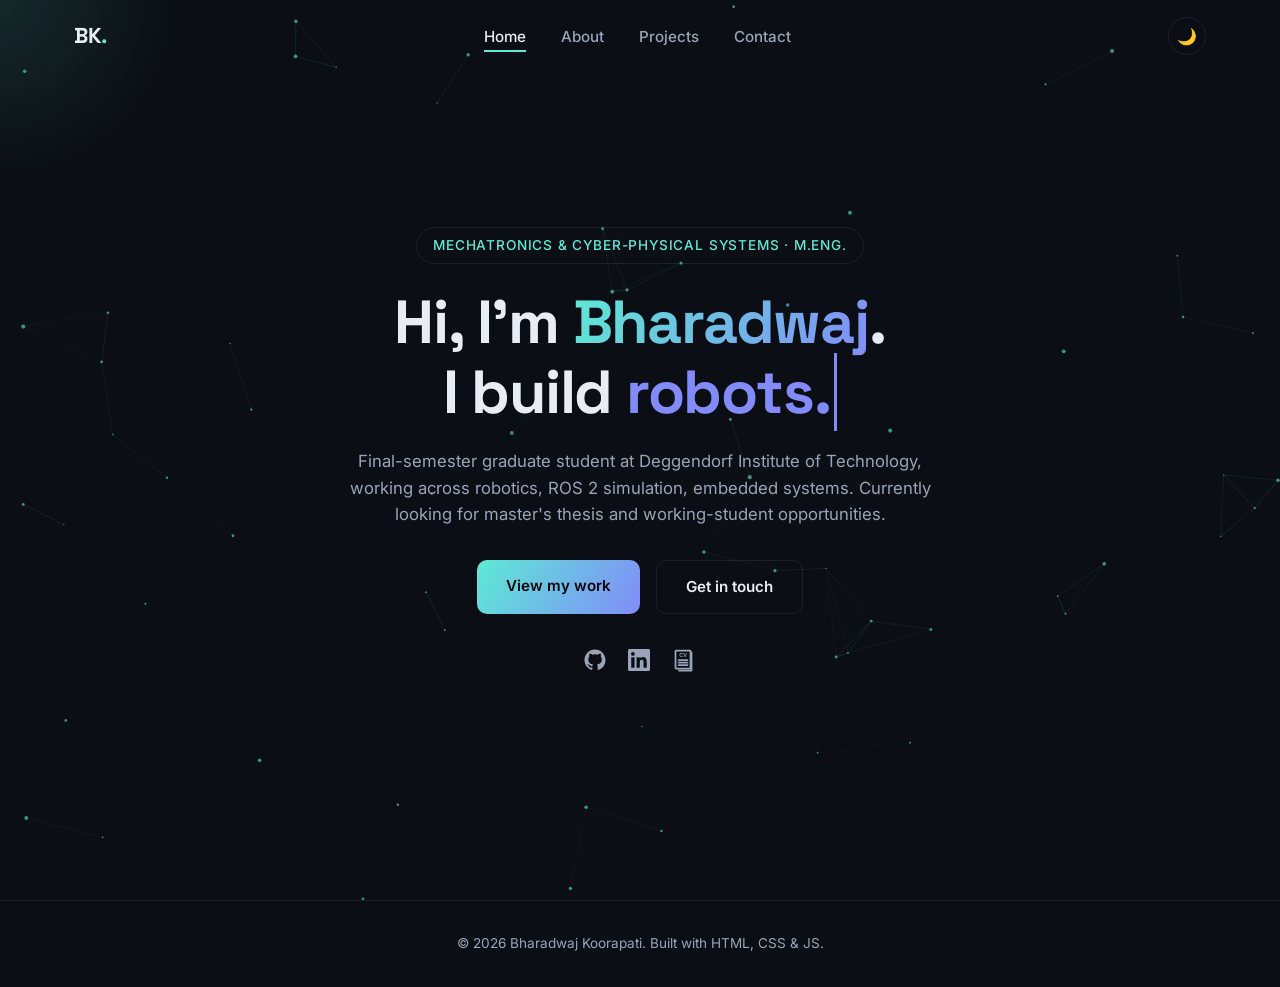
<file: index.html>
<!DOCTYPE html>
<html lang="en">
<head>
<meta charset="UTF-8">
<meta name="viewport" content="width=device-width, initial-scale=1.0">
<title>Bharadwaj Koorapati | Mechatronics &amp; Robotics Portfolio</title>
<meta name="description" content="Portfolio of Bharadwaj Koorapati - Mechatronics and Cyber-Physical Systems graduate student specializing in robotics, ROS 2, and simulation.">
<link rel="preconnect" href="https://fonts.googleapis.com">
<link href="https://fonts.googleapis.com/css2?family=Space+Grotesk:wght@400;500;700&family=Inter:wght@400;500;600&display=swap" rel="stylesheet">
<link rel="stylesheet" href="assets/css/style.css">
</head>
<body>

  <div class="cursor-glow" id="cursorGlow"></div>
      <div class="page-bg" aria-hidden="true">
       <canvas id="particleCanvas"></canvas>
     </div>

  <header class="navbar" id="navbar">
    <div class="nav-inner">
      <a href="#home" class="logo">BK<span class="dot">.</span></a>
      
      <nav class="nav-links" id="navLinks">
        <button class="nav-tab active" data-tab="home">Home</button>
        <button class="nav-tab" data-tab="about">About</button>
        <button class="nav-tab" data-tab="projects">Projects</button>
        <button class="nav-tab" data-tab="contact">Contact</button>
      </nav>
      <div class="nav-actions">
        <button class="theme-toggle" id="themeToggle" aria-label="Toggle dark mode">🌙</button>
        <button class="hamburger" id="hamburger" aria-label="Open menu">
          <span></span><span></span><span></span>
        </button>
      </div>
    </div>
  </header>

  <main>
    <section class="hero tab-page visible-at-start" id="home">

      <div class="hero-content">
        <p class="hero-eyebrow reveal">Mechatronics &amp; Cyber-Physical Systems · M.Eng.</p>

        <h1 class="hero-title reveal">
          Hi, I'm <span class="highlight">Bharadwaj</span>.<br>
          I build <span class="typed" id="typedText"></span>
        </h1>

        <p class="hero-subtitle reveal">
          Final-semester graduate student at Deggendorf Institute of Technology,
          working across robotics, ROS 2 simulation, embedded systems. Currently looking for master's thesis
          and working-student opportunities.
        </p>

        <div class="hero-actions reveal">
        <a href="#" class="btn btn-primary" data-goto-tab="projects">View my work</a>
        <a href="#" class="btn btn-secondary" data-goto-tab="contact">Get in touch</a>
        </div>

        <div class="hero-socials reveal">
          <a href="https://github.com/bharadwajkoorapati" target="_blank" rel="noopener" aria-label="GitHub">
            <svg viewBox="0 0 24 24" width="22" height="22"><path fill="currentColor" d="M12 .5C5.73.5.5 5.73.5 12c0 5.02 3.29 9.28 7.86 10.78.58.1.79-.25.79-.56v-2.16c-3.2.7-3.87-1.36-3.87-1.36-.52-1.33-1.28-1.68-1.28-1.68-1.05-.72.08-.7.08-.7 1.16.08 1.77 1.2 1.77 1.2 1.03 1.77 2.7 1.26 3.36.96.1-.75.4-1.26.72-1.55-2.56-.29-5.25-1.28-5.25-5.7 0-1.26.45-2.3 1.19-3.11-.12-.29-.52-1.46.11-3.05 0 0 .97-.31 3.18 1.18a11.1 11.1 0 0 1 5.79 0c2.2-1.49 3.17-1.18 3.17-1.18.64 1.59.24 2.76.12 3.05.74.81 1.19 1.85 1.19 3.11 0 4.43-2.7 5.41-5.27 5.7.42.36.78 1.08.78 2.18v3.23c0 .31.21.67.8.56A11.5 11.5 0 0 0 23.5 12C23.5 5.73 18.27.5 12 .5Z"/></svg>
          </a>
          <a href="https://linkedin.com/in/Bharadwaj-Koorapati" target="_blank" rel="noopener" aria-label="LinkedIn">
            <svg viewBox="0 0 24 24" width="22" height="22"><path fill="currentColor" d="M20.45 20.45h-3.55v-5.57c0-1.33-.02-3.03-1.85-3.03-1.85 0-2.14 1.44-2.14 2.94v5.66H9.36V9h3.41v1.56h.05c.47-.9 1.63-1.85 3.36-1.85 3.6 0 4.27 2.37 4.27 5.45v6.29ZM5.34 7.43a2.07 2.07 0 1 1 0-4.14 2.07 2.07 0 0 1 0 4.14ZM7.12 20.45H3.56V9h3.56v11.45ZM22.22 0H1.77C.79 0 0 .77 0 1.73v20.54C0 23.23.79 24 1.77 24h20.45c.98 0 1.78-.77 1.78-1.73V1.73C24 .77 23.2 0 22.22 0Z"/></svg>
          </a>
          <a href="assets/cv/Bharadwaj_Koorapati_CV.pdf" target="_blank" rel="noopener" aria-label="Download CV">
            <svg xmlns="http://www.w3.org/2000/svg" viewBox="0 0 24 24" width="24" height="24" fill="none" stroke="currentColor" stroke-width="1.75" stroke-linecap="round" stroke-linejoin="round">
              <!-- Back page shadow/outline -->
              <path d="M7 21.5h12.5V3.5" />
              
              <!-- Main front document -->
              <rect x="3.5" y="1.5" width="15" height="18" rx="0.5" />
              
              <!-- "CV" Text Header -->
              <text x="11" y="7.5" font-family="Arial, sans-serif" font-weight="bold" font-size="5.5" text-anchor="middle" fill="currentColor" stroke="none">CV</text>
              
              <!-- Document Lines -->
              <line x1="6.5" y1="11" x2="15.5" y2="11" />
              <line x1="6.5" y1="13.5" x2="15.5" y2="13.5" />
              <line x1="6.5" y1="16" x2="15.5" y2="16" />
            </svg>

            <!-- <svg viewBox="0 0 24 24" width="22" height="22"><path fill="currentColor" d="M12 1a1 1 0 0 1 1 1v11.59l3.3-3.3a1 1 0 1 1 1.4 1.42l-5 5a1 1 0 0 1-1.4 0l-5-5a1 1 0 1 1 1.4-1.42l3.3 3.3V2a1 1 0 0 1 1-1ZM4 21a1 1 0 0 1 0-2h16a1 1 0 0 1 0 2H4Z"/></svg> -->
          </a>
        </div>
      </div>

    </section>

    <section class="about-section tab-page" id="about">
      <div class="section-inner">
        <p class="section-eyebrow reveal">About</p>
        <h2 class="section-title reveal">A bit about <span class="highlight">me</span></h2>

        <div class="about-grid">
          <div class="about-text reveal">
            <p>
              I'm a Mechatronics and Cyber-Physical Systems master's student at the
              Deggendorf Institute of Technology, currently in my final semester.
              I started out in mechanical engineering, where my bachelor's thesis
              involved designing a soft robotic exosuit for the lower arm to help
              people with limited arm mobility. That project pulled me toward
              robotics and embedded systems, and I've been interested in robotics
              ever since.
            </p>
            <p>
              My work spans ROS 2 and Gazebo simulation, autonomous navigation,
              embedded systems with ESP32/Raspberry Pi/STM32, CAD modeling, 3D printing and VR development in
              Unity.
            </p>
            <p>
              I'm currently looking for <span class="highlight">master's thesis</span>
              and working-student opportunities in mechatronics, robotics and embedded systems.
            </p>
          </div>

          <div class="about-timeline reveal">
            <h3 class="skills-heading">Education</h3>
            <div class="timeline-item">
              <span class="timeline-date">Oct 2024 - Present</span>
              <h3>M.Eng. Mechatronic &amp; Cyber-Physical Systems</h3>
              <p style="margin: 0.7rem 0 0.35rem;">
                <a href="https://www.th-deg.de/" target="_blank" rel="noopener noreferrer"><strong style="display: inline-block; padding: 0.35rem 0.7rem; border: 1px solid currentColor; border-radius: 999px; color: var(--accent, #d97706); font-style: normal; letter-spacing: 0.02em;">Deggendorf Institute of Technology</strong></a>
                <span aria-hidden="true">&middot;</span>
              </p>
              <p>Robotics, Additive Manufacturing, VR Development, Autonomous Control Systems</p>
            </div>
            <div class="timeline-item">
              <span class="timeline-date">2019 - 2023</span>
              <h3>B.Tech. Mechanical Engineering</h3>              
              <p style="margin: 0.7rem 0 0.35rem;">
                <a href="https://www.mahindrauniversity.edu.in/" target="_blank" rel="noopener noreferrer"><strong style="display: inline-block; padding: 0.35rem 0.7rem; border: 1px solid currentColor; border-radius: 999px; color: var(--accent, #d97706); font-style: normal; letter-spacing: 0.02em;">Mahindra University</strong></a>
                <span aria-hidden="true">&middot;</span>
              </p>
              <p>Thesis: Robotic Exosuit for Lower Arm</p>
            </div>
          </div>
        </div>
        <div class="experience-block reveal">
      <h3 class="skills-heading">Work Experience</h3>
      <div class="about-timeline experience-timeline">
        <div class="timeline-item">
          <span class="timeline-date">Jun 2023 - Mar 2024</span>
          <h3>Robotics Intern</h3>
          <p style="margin: 0.7rem 0 0.35rem;">
            <a href="https://www.handzylectro.com/" target="_blank" rel="noopener noreferrer"><strong style="display: inline-block; padding: 0.35rem 0.7rem; border: 1px solid currentColor; border-radius: 999px; color: var(--accent, #d97706); font-style: normal; letter-spacing: 0.02em;">Handzylectro Labs</strong></a>
            <span aria-hidden="true">&middot;</span>
          </p>
          <p>Prototyped and developed an aerial manipulator system, covering mechanical design and integration testing.</p>
        </div>
        <div class="timeline-item">
          <span class="timeline-date">Oct 2022 - Dec 2022</span>
          <h3>Intern</h3>
          <p style="margin: 0.7rem 0 0.35rem;">
            <a href="https://www.linkedin.com/in/cpddam-ou-992744194/" target="_blank" rel="noopener noreferrer"><strong style="display: inline-block; padding: 0.35rem 0.7rem; border: 1px solid currentColor; border-radius: 999px; color: var(--accent, #d97706); font-style: normal; letter-spacing: 0.02em;">CPDDAM, Osmania University</strong></a>
            <span aria-hidden="true">&middot;</span>
          </p>
          <p>Designed and built a soft robotic exosuit for the lower arm as part of undergraduate thesis research.</p>
        </div>
      </div>
    </div>

        <div class="skills-block reveal">
          <h3 class="skills-heading">Skills &amp; Tools</h3>
          <div class="skills-grid">
            <div class="skill-category">
              <h4>Robotics &amp; Simulation</h4>
              <div class="skill-tags">
                <span class="tag">ROS2</span>
                <span class="tag">Gazebo</span>
                <span class="tag">MATLAB</span>
                <span class="tag">Simulink</span>
              </div>
            </div>
            <div class="skill-category">
              <h4>Embedded &amp; Electronics</h4>
              <div class="skill-tags">
                <span class="tag">Raspberry Pi</span>
                <span class="tag">Arduino</span>
                <span class="tag">ESP32</span>
                <span class="tag">STM32</span>
                <span class="tag">Sensors &amp; Actuators</span>
              </div>
            </div>
            <div class="skill-category">
              <h4>CAD &amp; Design</h4>
              <div class="skill-tags">
                <span class="tag">SOLIDWORKS</span>
                <span class="tag">Fusion 360</span>
                <span class="tag">AutoCAD</span>
              </div>
            </div>
            <div class="skill-category">
              <h4>Programming</h4>
              <div class="skill-tags">
                <span class="tag">Python</span>
                <span class="tag">C++</span>
                <span class="tag">C</span>
                <span class="tag">C#</span>
                <span class="tag">Git</span>
              </div>
            </div>
            <div class="skill-category">
              <h4>VR &amp; Simulation</h4>
              <div class="skill-tags">
                <span class="tag">Blender</span>
                <span class="tag">Unity</span>
                <span class="tag">VR Development</span>
              </div>
            </div>
            <div class="skill-category">
              <h4>Languages</h4>
              <div class="skill-tags">
                <span class="tag">English - C1</span>
                <span class="tag">German - B1 (B2 in progress)</span>
              </div>
            </div>
          </div>
        </div>
      </div>
    </section>

    <section class="tab-panel projects-section tab-page" id="projects">
  <div class="section-inner">
    <p class="section-eyebrow reveal">Selected Work</p>
    <h2 class="section-title reveal">My <span class="highlight">Projects</span></h2>
    <p class="section-subtitle reveal">Click any project to see the full breakdown: images, specs, and outcomes.</p>

    <div class="project-grid">

      <article class="project-card reveal" data-project="ros2-rover">
        <div class="project-card-top">
          <span class="project-tag-pill">Personal Project</span>
          <span class="project-date">Ongoing</span>
        </div>
        <div class="project-thumb">
          <img src="assets/images/projects/wip.png" alt="ROS 2 rover and sensor integration" loading="lazy">
        </div>
        <h3>ROS 2 Rover &amp; Sensor Integration</h3>
        <p>Personal ROS 2 rover integrating sensors to enable SLAM and navigation using LiDAR, IMU, and camera data</p>
        <div class="project-stack">
          <span class="tag">ROS 2</span>
          <span class="tag">Gazebo</span>
          <span class="tag">RViz</span>
        </div>
        <button class="project-link project-open-btn" data-project="ros2-rover">View details &rarr;</button>
      </article>

      <article class="project-card reveal" data-project="gear-design">
        <div class="project-card-top">
          <span class="project-tag-pill">3D Printing</span>
          <span class="project-date">Feb 2026 - Jul 2026</span>
        </div>
        <div class="project-thumb">
          <img src="assets/images/projects/gear/gear-design-thumb.jpg" alt="Parametric beveloid gear design" loading="lazy">
        </div>
        <h3>Parametric Beveloid Gear Design</h3>
        <p>Parametric beveloid and conical involute gear design using MATLAB and Lua in IceSL for 3D printing.</p>
        <div class="project-stack">
          <span class="tag">MATLAB</span>
          <span class="tag">Lua</span>
          <span class="tag">3D Printing</span>
        </div>
        <button class="project-link project-open-btn" data-project="gear-design">View details &rarr;</button>
      </article>   


    
      <article class="project-card reveal" data-project="robodog">
        <div class="project-card-top">
          <span class="project-tag-pill">Robotics</span>
          <span class="project-date">Oct 2025 - Jan 2026</span>
        </div>
        <div class="project-thumb">
          <img src="assets/images/projects/dog/robodog-thumb.jpeg" alt="Robo-dog navigation system" loading="lazy">
        </div>
        <h3>Autonomous Robo-Dog Navigation System</h3>
        <p>Embedded autonomous navigation for a quadruped robot using ESP32 and multi-sensor localization.</p>
        <div class="project-stack">
          <span class="tag">ESP32</span>
          <span class="tag">ESP32-CAM</span>
          <span class="tag">Sensors</span>
        </div>
        <button class="project-link project-open-btn" data-project="robodog">View details &rarr;</button>
      </article>

      <article class="project-card reveal" data-project="vr-pedestrian">
        <div class="project-card-top">
          <span class="project-tag-pill">VR / Simulation</span>
          <span class="project-date">Jul 2025</span>
        </div>
        <div class="project-thumb">
          <img src="assets/images/projects/vr/vrbone.png" alt="VR pedestrian perspective simulation" loading="lazy">
        </div>
        <h3>VR Project: "Pedestrian Simulator"</h3>
        <p>Realistic VR simulation immersing users in a pedestrian's point of view to improve road safety.</p>
        <div class="project-stack">
          <span class="tag">Unity</span>
          <span class="tag">C#</span>
          <span class="tag">VR</span>
        </div>
        <button class="project-link project-open-btn" data-project="vr-pedestrian">View details &rarr;</button>
      </article>

      <article class="project-card reveal" data-project="aerial-manipulator">
        <div class="project-card-top">
          <span class="project-tag-pill">Robotics</span>
          <span class="project-date">Jun 2023 - Mar 2024</span>
        </div>
        <div class="project-thumb">
          <img src="assets/images/projects/aerial-man/aerial-manipulator-thumb.png" alt="Aerial manipulator project" loading="lazy">
        </div>
        <h3>Aerial Manipulator Project</h3>
        <p>Prototyped and developed an aerial manipulator system as a Robotics Intern at Handzylectro Labs.</p>
        <div class="project-stack">
          <span class="tag">Prototyping</span>
          <span class="tag">Mechanical Design</span>
        </div>
        <button class="project-link project-open-btn" data-project="aerial-manipulator">View details &rarr;</button>
      </article>

      <article class="project-card reveal" data-project="exosuit">
        <div class="project-card-top">
          <span class="project-tag-pill">Mechanical / Robotics</span>
          <span class="project-date">2019 - 2023</span>
        </div>
        <div class="project-thumb">
          <img src="assets/images/projects/exosuit/exosuit.jpg" alt="Robotic exosuit for lower arm" loading="lazy">
        </div>
        <h3>Robotic Exosuit for Lower Arm</h3>
        <p>Bachelor's thesis: a soft exosuit empowering individuals with disabled arms in daily activities.</p>
        <div class="project-stack">
          <span class="tag">SOLIDWORKS</span>
          <span class="tag">Soft Robotics</span>
        </div>
        <button class="project-link project-open-btn" data-project="exosuit">View details &rarr;</button>
      </article>

    </div>
  </div>

  <!-- ============================================================ -->
  <!-- PROJECT DETAIL OVERLAY (content injected by script.js) -->
  <!-- ============================================================ -->
  <div class="project-detail-overlay" id="projectDetailOverlay">
    <div class="project-detail-panel">
      <button class="project-detail-close" id="projectDetailClose" aria-label="Close">&times;</button>
      <div class="project-detail-body" id="projectDetailBody">
        <!-- injected by JS -->
      </div>
    </div>
  </div>
</section>

    <section class="tab-panel contact-section tab-page" id="contact">
      <div class="section-inner">
        <p class="section-eyebrow reveal">Get In Touch</p>
        <h2 class="section-title reveal">Let's <span class="highlight">Connect</span></h2>
        <p class="section-subtitle reveal">
          Open to master's thesis positions, working-student roles, and internships
          in Mechatronics, Robotics, Additive Manufacturing, and Embedded Systems. Feel free to reach out.
        </p>

        <div class="contact-grid">
          <div class="contact-info reveal">
            <a href="mailto:bharadwajkoorapati@gmail.com" class="contact-item">
              <span class="contact-icon">&#9993;</span>
              <span>bharadwajkoorapati@gmail.com</span>
            </a>
            <a href="https://linkedin.com/in/Bharadwaj-Koorapati" target="_blank" rel="noopener" class="contact-item">
              <svg viewBox="0 0 24 24" width="22" height="22"><path fill="currentColor" d="M20.45 20.45h-3.55v-5.57c0-1.33-.02-3.03-1.85-3.03-1.85 0-2.14 1.44-2.14 2.94v5.66H9.36V9h3.41v1.56h.05c.47-.9 1.63-1.85 3.36-1.85 3.6 0 4.27 2.37 4.27 5.45v6.29ZM5.34 7.43a2.07 2.07 0 1 1 0-4.14 2.07 2.07 0 0 1 0 4.14ZM7.12 20.45H3.56V9h3.56v11.45ZM22.22 0H1.77C.79 0 0 .77 0 1.73v20.54C0 23.23.79 24 1.77 24h20.45c.98 0 1.78-.77 1.78-1.73V1.73C24 .77 23.2 0 22.22 0Z"/></svg>
              <span>linkedin.com/in/Bharadwaj-Koorapati</span>
            </a>
            <a href="https://github.com/bharadwajkoorapati" target="_blank" rel="noopener" class="contact-item">
              <svg viewBox="0 0 24 24" width="22" height="22"><path fill="currentColor" d="M12 .5C5.73.5.5 5.73.5 12c0 5.02 3.29 9.28 7.86 10.78.58.1.79-.25.79-.56v-2.16c-3.2.7-3.87-1.36-3.87-1.36-.52-1.33-1.28-1.68-1.28-1.68-1.05-.72.08-.7.08-.7 1.16.08 1.77 1.2 1.77 1.2 1.03 1.77 2.7 1.26 3.36.96.1-.75.4-1.26.72-1.55-2.56-.29-5.25-1.28-5.25-5.7 0-1.26.45-2.3 1.19-3.11-.12-.29-.52-1.46.11-3.05 0 0 .97-.31 3.18 1.18a11.1 11.1 0 0 1 5.79 0c2.2-1.49 3.17-1.18 3.17-1.18.64 1.59.24 2.76.12 3.05.74.81 1.19 1.85 1.19 3.11 0 4.43-2.7 5.41-5.27 5.7.42.36.78 1.08.78 2.18v3.23c0 .31.21.67.8.56A11.5 11.5 0 0 0 23.5 12C23.5 5.73 18.27.5 12 .5Z"/></svg>
              <span>github.com/bharadwajkoorapati</span>
            </a>
            <a href="assets/cv/Bharadwaj_Koorapati_CV.pdf" target="_blank" rel="noopener" aria-label="Download CV" class="contact-item">
              <svg xmlns="http://www.w3.org/2000/svg" viewBox="0 0 24 24" width="24" height="24" fill="none" stroke="currentColor" stroke-width="1.75" stroke-linecap="round" stroke-linejoin="round">
              <path d="M7 21.5h12.5V3.5" />
              <rect x="3.5" y="1.5" width="15" height="18" rx="0.5" />
              <text x="11" y="7.5" font-family="Arial, sans-serif" font-weight="bold" font-size="5.5" text-anchor="middle" fill="currentColor" stroke="none">CV</text>
              <line x1="6.5" y1="11" x2="15.5" y2="11" />
              <line x1="6.5" y1="13.5" x2="15.5" y2="13.5" />
              <line x1="6.5" y1="16" x2="15.5" y2="16" />
            </svg>
              <span>My CV</span>
            </a>
            <div class="contact-item contact-item-static">
              <svg viewBox="0 0 24 24" width="22" height="22"><path fill="currentColor" d="M12 2C8.13 2 5 5.13 5 9c0 5.25 7 13 7 13s7-7.75 7-13c0-3.87-3.13-7-7-7zm0 9.5c-1.38 0-2.5-1.12-2.5-2.5s1.12-2.5 2.5-2.5 2.5 1.12 2.5 2.5-1.12 2.5-2.5 2.5z"/></svg>
              <span>Deggendorf, Germany</span>
            </div>
          </div>
            
          

          <!-- <form class="contact-form" id="contactForm" action="https://formspree.io/f/YOUR_FORM_ID" method="POST">
            <div class="form-row">
              <input type="text" name="name" placeholder="Your name" required>
              <input type="email" name="email" placeholder="Your email" required>
            </div>
            <textarea name="message" placeholder="Your message" rows="5" required></textarea>
            <button type="submit" class="btn btn-primary" id="formSubmitBtn">Send message</button>
            <p class="form-status" id="formStatus"></p>
          </form> -->
        </div>
      </div>
    </section>

  </main>

  <footer class="site-footer">
    <p>&copy; <span id="year"></span> Bharadwaj Koorapati. Built with HTML, CSS &amp; JS.</p>
  </footer>

  <script src="assets/js/script.js"></script>
</body>
</html>
</file>
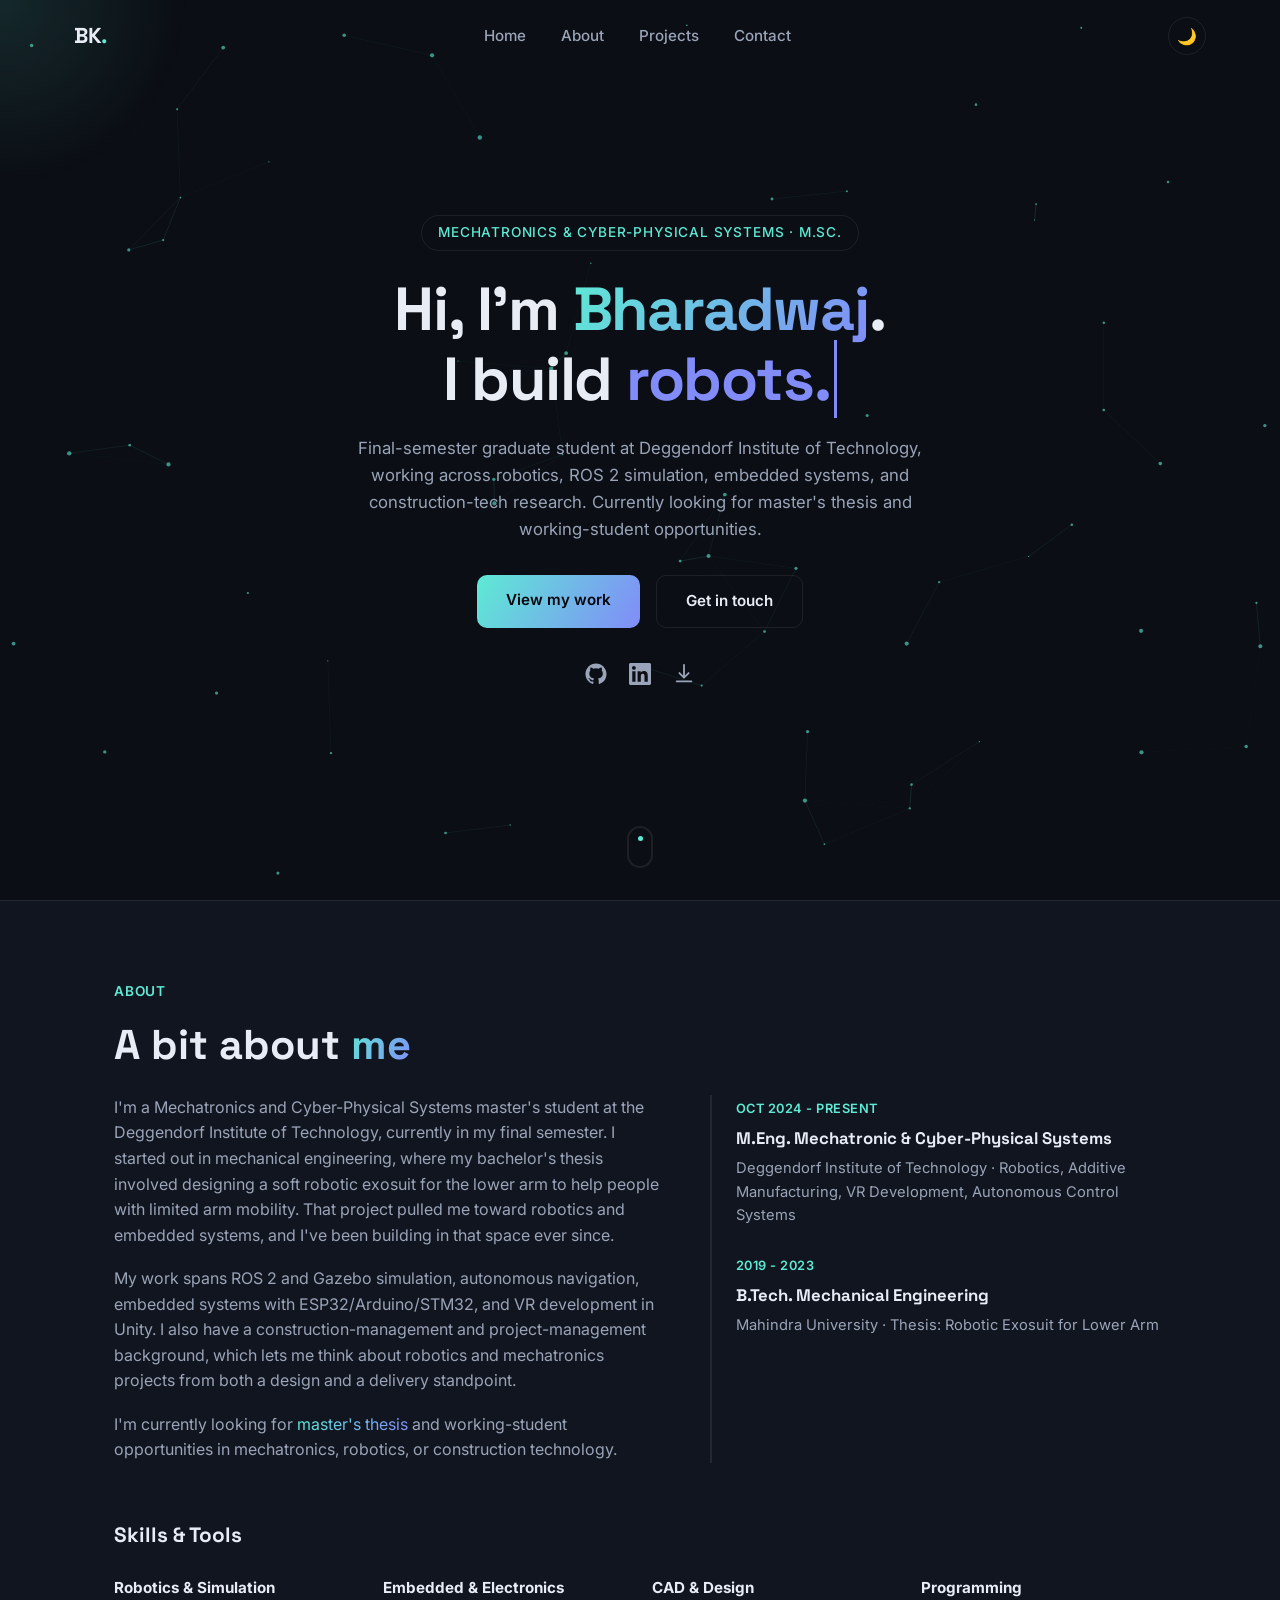
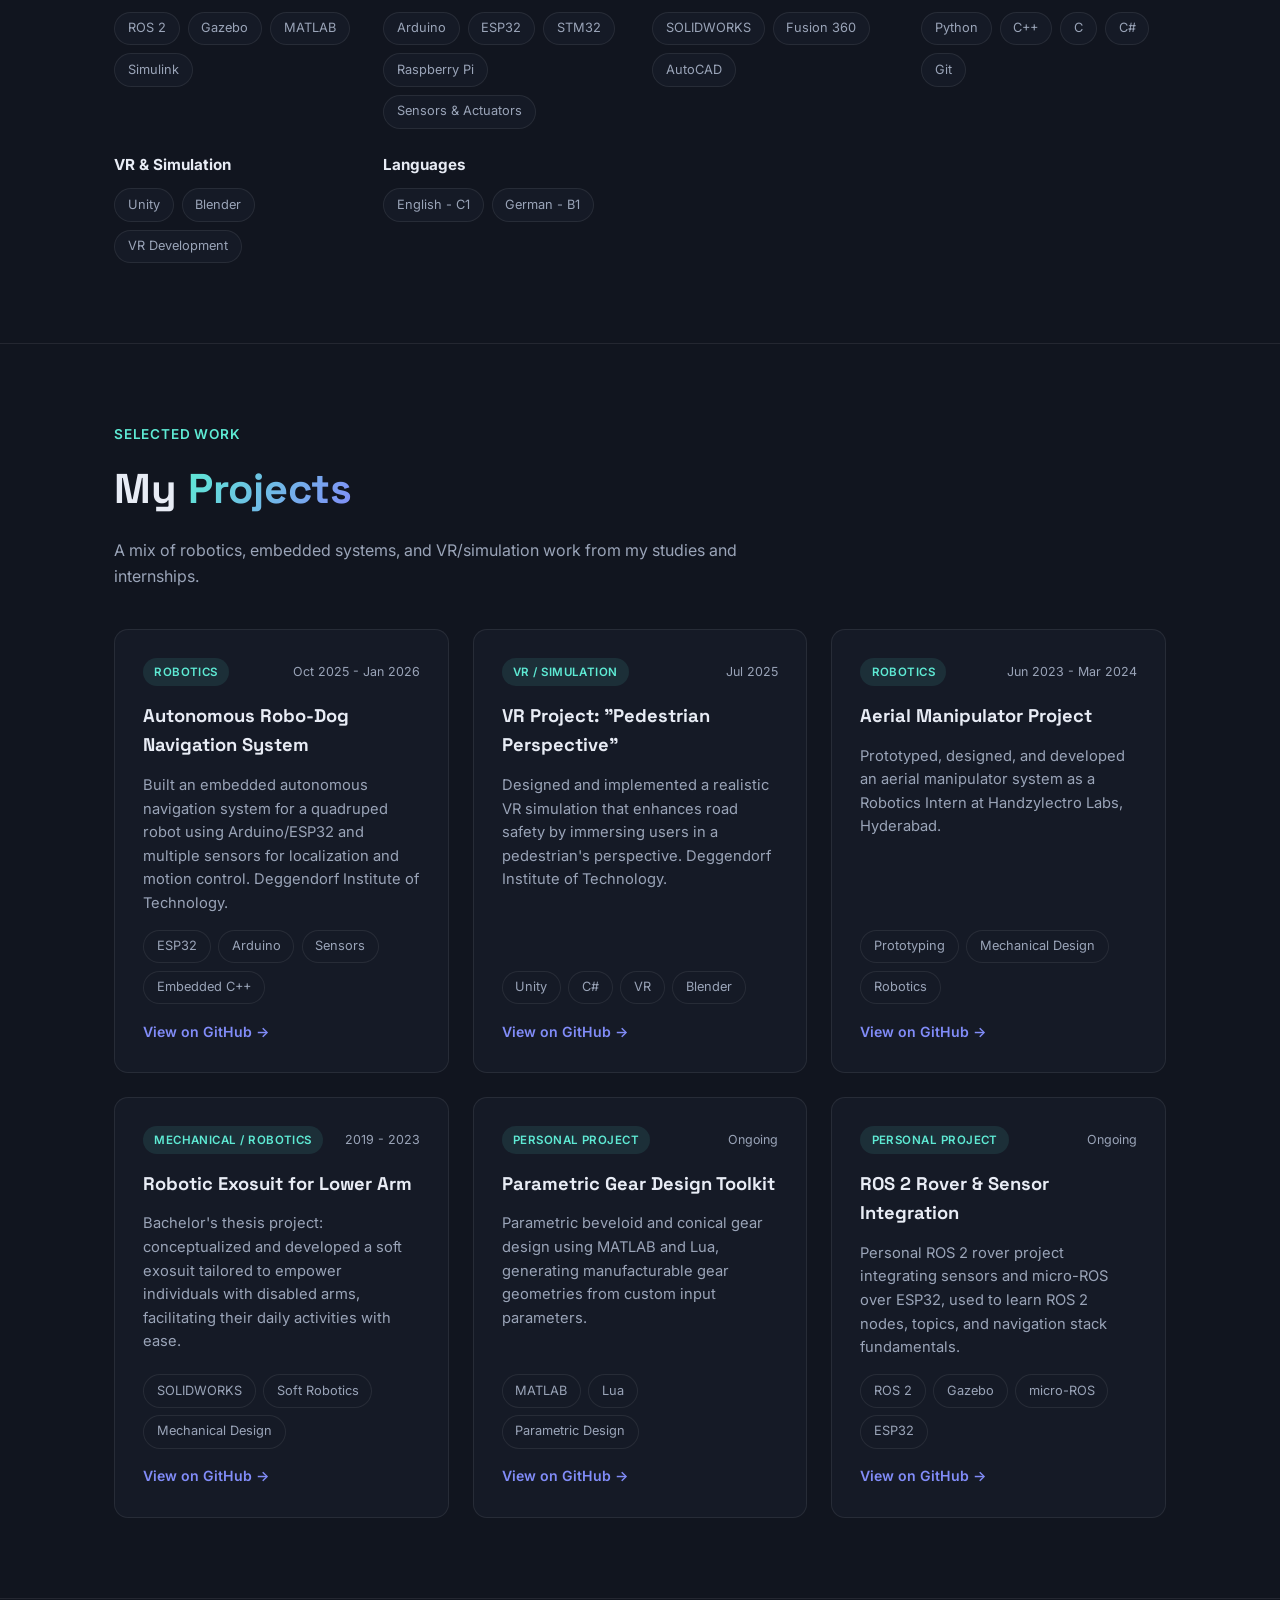
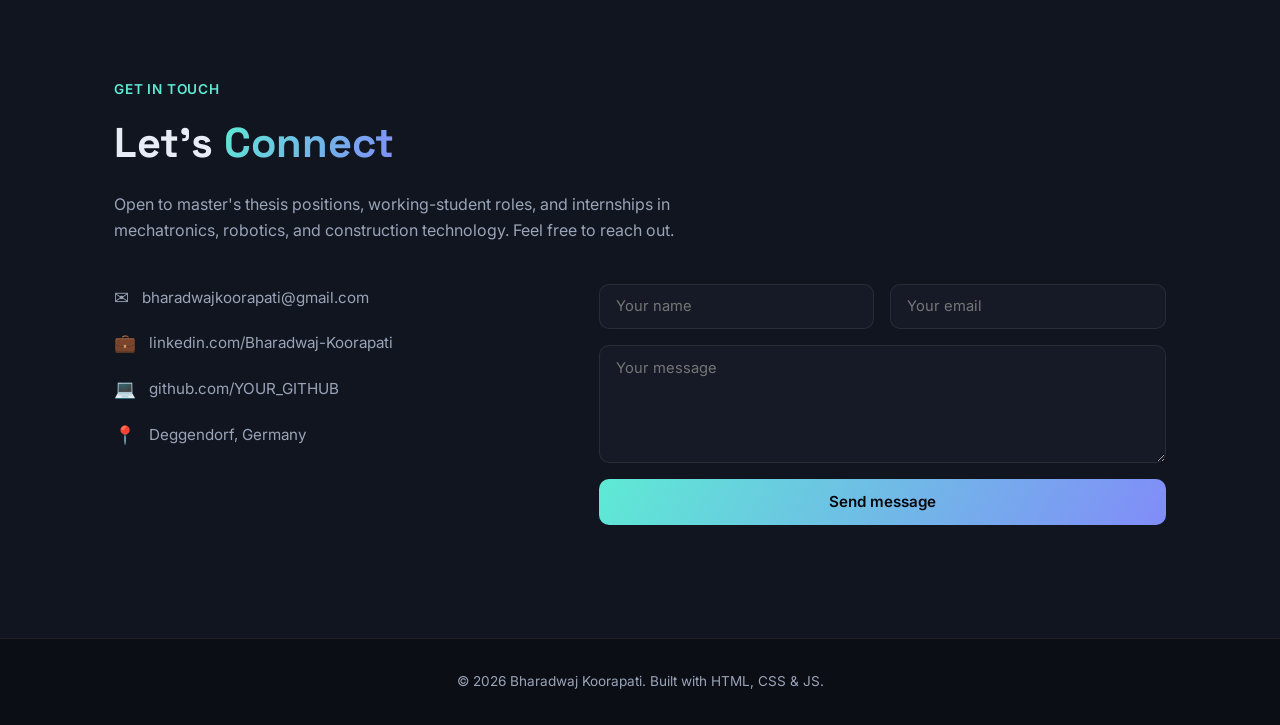
<file: portfolio_starter/portfolio/index.html>
<!DOCTYPE html>
<html lang="en">
<head>
<meta charset="UTF-8">
<meta name="viewport" content="width=device-width, initial-scale=1.0">
<title>Bharadwaj Koorapati | Mechatronics &amp; Robotics Portfolio</title>
<meta name="description" content="Portfolio of Bharadwaj Koorapati - Mechatronics and Cyber-Physical Systems graduate student specializing in robotics, ROS 2, and simulation.">
<link rel="preconnect" href="https://fonts.googleapis.com">
<link href="https://fonts.googleapis.com/css2?family=Space+Grotesk:wght@400;500;700&family=Inter:wght@400;500;600&display=swap" rel="stylesheet">
<link rel="stylesheet" href="assets/css/style.css">
</head>
<body>

  <div class="cursor-glow" id="cursorGlow"></div>

  <header class="navbar" id="navbar">
    <div class="nav-inner">
      <a href="#home" class="logo">BK<span class="dot">.</span></a>
      <nav class="nav-links" id="navLinks">
        <a href="#home">Home</a>
        <a href="#about">About</a>
        <a href="#projects">Projects</a>
        <a href="#contact">Contact</a>
      </nav>
      <div class="nav-actions">
        <button class="theme-toggle" id="themeToggle" aria-label="Toggle dark mode">🌙</button>
        <button class="hamburger" id="hamburger" aria-label="Open menu">
          <span></span><span></span><span></span>
        </button>
      </div>
    </div>
  </header>

  <main>
    <section class="hero" id="home">
      <div class="hero-bg" aria-hidden="true">
        <canvas id="particleCanvas"></canvas>
      </div>

      <div class="hero-content">
        <p class="hero-eyebrow reveal">Mechatronics &amp; Cyber-Physical Systems · M.Sc.</p>

        <h1 class="hero-title reveal">
          Hi, I'm <span class="highlight">Bharadwaj</span>.<br>
          I build <span class="typed" id="typedText"></span>
        </h1>

        <p class="hero-subtitle reveal">
          Final-semester graduate student at Deggendorf Institute of Technology,
          working across robotics, ROS 2 simulation, embedded systems, and
          construction-tech research. Currently looking for master's thesis
          and working-student opportunities.
        </p>

        <div class="hero-actions reveal">
          <a href="#projects" class="btn btn-primary">View my work</a>
          <a href="#contact" class="btn btn-secondary">Get in touch</a>
        </div>

        <div class="hero-socials reveal">
          <a href="https://github.com/YOUR_GITHUB" target="_blank" rel="noopener" aria-label="GitHub">
            <svg viewBox="0 0 24 24" width="22" height="22"><path fill="currentColor" d="M12 .5C5.73.5.5 5.73.5 12c0 5.02 3.29 9.28 7.86 10.78.58.1.79-.25.79-.56v-2.16c-3.2.7-3.87-1.36-3.87-1.36-.52-1.33-1.28-1.68-1.28-1.68-1.05-.72.08-.7.08-.7 1.16.08 1.77 1.2 1.77 1.2 1.03 1.77 2.7 1.26 3.36.96.1-.75.4-1.26.72-1.55-2.56-.29-5.25-1.28-5.25-5.7 0-1.26.45-2.3 1.19-3.11-.12-.29-.52-1.46.11-3.05 0 0 .97-.31 3.18 1.18a11.1 11.1 0 0 1 5.79 0c2.2-1.49 3.17-1.18 3.17-1.18.64 1.59.24 2.76.12 3.05.74.81 1.19 1.85 1.19 3.11 0 4.43-2.7 5.41-5.27 5.7.42.36.78 1.08.78 2.18v3.23c0 .31.21.67.8.56A11.5 11.5 0 0 0 23.5 12C23.5 5.73 18.27.5 12 .5Z"/></svg>
          </a>
          <a href="https://linkedin.com/Bharadwaj-Koorapati" target="_blank" rel="noopener" aria-label="LinkedIn">
            <svg viewBox="0 0 24 24" width="22" height="22"><path fill="currentColor" d="M20.45 20.45h-3.55v-5.57c0-1.33-.02-3.03-1.85-3.03-1.85 0-2.14 1.44-2.14 2.94v5.66H9.36V9h3.41v1.56h.05c.47-.9 1.63-1.85 3.36-1.85 3.6 0 4.27 2.37 4.27 5.45v6.29ZM5.34 7.43a2.07 2.07 0 1 1 0-4.14 2.07 2.07 0 0 1 0 4.14ZM7.12 20.45H3.56V9h3.56v11.45ZM22.22 0H1.77C.79 0 0 .77 0 1.73v20.54C0 23.23.79 24 1.77 24h20.45c.98 0 1.78-.77 1.78-1.73V1.73C24 .77 23.2 0 22.22 0Z"/></svg>
          </a>
          <a href="assets/cv/Bharadwaj_Koorapati_CV.pdf" target="_blank" rel="noopener" aria-label="Download CV">
            <svg viewBox="0 0 24 24" width="22" height="22"><path fill="currentColor" d="M12 1a1 1 0 0 1 1 1v11.59l3.3-3.3a1 1 0 1 1 1.4 1.42l-5 5a1 1 0 0 1-1.4 0l-5-5a1 1 0 1 1 1.4-1.42l3.3 3.3V2a1 1 0 0 1 1-1ZM4 21a1 1 0 0 1 0-2h16a1 1 0 0 1 0 2H4Z"/></svg>
          </a>
        </div>
      </div>

      <a href="#about" class="scroll-indicator" aria-label="Scroll down">
        <span></span>
      </a>
    </section>

    <!-- ============================================================ -->
    <!-- ABOUT SECTION -->
    <!-- ============================================================ -->
    <section class="about-section" id="about">
      <div class="section-inner">
        <p class="section-eyebrow reveal">About</p>
        <h2 class="section-title reveal">A bit about <span class="highlight">me</span></h2>

        <div class="about-grid">
          <div class="about-text reveal">
            <p>
              I'm a Mechatronics and Cyber-Physical Systems master's student at the
              Deggendorf Institute of Technology, currently in my final semester.
              I started out in mechanical engineering, where my bachelor's thesis
              involved designing a soft robotic exosuit for the lower arm to help
              people with limited arm mobility. That project pulled me toward
              robotics and embedded systems, and I've been building in that space
              ever since.
            </p>
            <p>
              My work spans ROS 2 and Gazebo simulation, autonomous navigation,
              embedded systems with ESP32/Arduino/STM32, and VR development in
              Unity. I also have a construction-management and project-management
              background, which lets me think about robotics and mechatronics
              projects from both a design and a delivery standpoint.
            </p>
            <p>
              I'm currently looking for <span class="highlight">master's thesis</span>
              and working-student opportunities in mechatronics, robotics, or
              construction technology.
            </p>
          </div>

          <div class="about-timeline reveal">
            <div class="timeline-item">
              <span class="timeline-date">Oct 2024 - Present</span>
              <h3>M.Eng. Mechatronic &amp; Cyber-Physical Systems</h3>
              <p>Deggendorf Institute of Technology &middot; Robotics, Additive Manufacturing, VR Development, Autonomous Control Systems</p>
            </div>
            <div class="timeline-item">
              <span class="timeline-date">2019 - 2023</span>
              <h3>B.Tech. Mechanical Engineering</h3>
              <p>Mahindra University &middot; Thesis: Robotic Exosuit for Lower Arm</p>
            </div>
          </div>
        </div>

        <div class="skills-block reveal">
          <h3 class="skills-heading">Skills &amp; Tools</h3>
          <div class="skills-grid">
            <div class="skill-category">
              <h4>Robotics &amp; Simulation</h4>
              <div class="skill-tags">
                <span class="tag">ROS 2</span>
                <span class="tag">Gazebo</span>
                <span class="tag">MATLAB</span>
                <span class="tag">Simulink</span>
              </div>
            </div>
            <div class="skill-category">
              <h4>Embedded &amp; Electronics</h4>
              <div class="skill-tags">
                <span class="tag">Arduino</span>
                <span class="tag">ESP32</span>
                <span class="tag">STM32</span>
                <span class="tag">Raspberry Pi</span>
                <span class="tag">Sensors &amp; Actuators</span>
              </div>
            </div>
            <div class="skill-category">
              <h4>CAD &amp; Design</h4>
              <div class="skill-tags">
                <span class="tag">SOLIDWORKS</span>
                <span class="tag">Fusion 360</span>
                <span class="tag">AutoCAD</span>
              </div>
            </div>
            <div class="skill-category">
              <h4>Programming</h4>
              <div class="skill-tags">
                <span class="tag">Python</span>
                <span class="tag">C++</span>
                <span class="tag">C</span>
                <span class="tag">C#</span>
                <span class="tag">Git</span>
              </div>
            </div>
            <div class="skill-category">
              <h4>VR &amp; Simulation</h4>
              <div class="skill-tags">
                <span class="tag">Unity</span>
                <span class="tag">Blender</span>
                <span class="tag">VR Development</span>
              </div>
            </div>
            <div class="skill-category">
              <h4>Languages</h4>
              <div class="skill-tags">
                <span class="tag">English - C1</span>
                <span class="tag">German - B1</span>
              </div>
            </div>
          </div>
        </div>
      </div>
    </section>

    <!-- ============================================================ -->
    <!-- PROJECTS SECTION -->
    <!-- ============================================================ -->
    <section class="projects-section" id="projects">
      <div class="section-inner">
        <p class="section-eyebrow reveal">Selected Work</p>
        <h2 class="section-title reveal">My <span class="highlight">Projects</span></h2>
        <p class="section-subtitle reveal">A mix of robotics, embedded systems, and VR/simulation work from my studies and internships.</p>

        <div class="project-grid">

          <article class="project-card reveal">
            <div class="project-card-top">
              <span class="project-tag-pill">Robotics</span>
              <span class="project-date">Oct 2025 - Jan 2026</span>
            </div>
            <h3>Autonomous Robo-Dog Navigation System</h3>
            <p>
              Built an embedded autonomous navigation system for a quadruped robot
              using Arduino/ESP32 and multiple sensors for localization and motion
              control. Deggendorf Institute of Technology.
            </p>
            <div class="project-stack">
              <span class="tag">ESP32</span>
              <span class="tag">Arduino</span>
              <span class="tag">Sensors</span>
              <span class="tag">Embedded C++</span>
            </div>
            <div class="project-links">
              <a href="#" class="project-link">View on GitHub &rarr;</a>
            </div>
          </article>

          <article class="project-card reveal">
            <div class="project-card-top">
              <span class="project-tag-pill">VR / Simulation</span>
              <span class="project-date">Jul 2025</span>
            </div>
            <h3>VR Project: "Pedestrian Perspective"</h3>
            <p>
              Designed and implemented a realistic VR simulation that enhances
              road safety by immersing users in a pedestrian's perspective.
              Deggendorf Institute of Technology.
            </p>
            <div class="project-stack">
              <span class="tag">Unity</span>
              <span class="tag">C#</span>
              <span class="tag">VR</span>
              <span class="tag">Blender</span>
            </div>
            <div class="project-links">
              <a href="#" class="project-link">View on GitHub &rarr;</a>
            </div>
          </article>

          <article class="project-card reveal">
            <div class="project-card-top">
              <span class="project-tag-pill">Robotics</span>
              <span class="project-date">Jun 2023 - Mar 2024</span>
            </div>
            <h3>Aerial Manipulator Project</h3>
            <p>
              Prototyped, designed, and developed an aerial manipulator system
              as a Robotics Intern at Handzylectro Labs, Hyderabad.
            </p>
            <div class="project-stack">
              <span class="tag">Prototyping</span>
              <span class="tag">Mechanical Design</span>
              <span class="tag">Robotics</span>
            </div>
            <div class="project-links">
              <a href="#" class="project-link">View on GitHub &rarr;</a>
            </div>
          </article>

          <article class="project-card reveal">
            <div class="project-card-top">
              <span class="project-tag-pill">Mechanical / Robotics</span>
              <span class="project-date">2019 - 2023</span>
            </div>
            <h3>Robotic Exosuit for Lower Arm</h3>
            <p>
              Bachelor's thesis project: conceptualized and developed a soft
              exosuit tailored to empower individuals with disabled arms,
              facilitating their daily activities with ease.
            </p>
            <div class="project-stack">
              <span class="tag">SOLIDWORKS</span>
              <span class="tag">Soft Robotics</span>
              <span class="tag">Mechanical Design</span>
            </div>
            <div class="project-links">
              <a href="#" class="project-link">View on GitHub &rarr;</a>
            </div>
          </article>

          <article class="project-card reveal">
            <div class="project-card-top">
              <span class="project-tag-pill">Personal Project</span>
              <span class="project-date">Ongoing</span>
            </div>
            <h3>Parametric Gear Design Toolkit</h3>
            <p>
              Parametric beveloid and conical gear design using MATLAB and Lua,
              generating manufacturable gear geometries from custom input
              parameters.
            </p>
            <div class="project-stack">
              <span class="tag">MATLAB</span>
              <span class="tag">Lua</span>
              <span class="tag">Parametric Design</span>
            </div>
            <div class="project-links">
              <a href="#" class="project-link">View on GitHub &rarr;</a>
            </div>
          </article>

          <article class="project-card reveal">
            <div class="project-card-top">
              <span class="project-tag-pill">Personal Project</span>
              <span class="project-date">Ongoing</span>
            </div>
            <h3>ROS 2 Rover &amp; Sensor Integration</h3>
            <p>
              Personal ROS 2 rover project integrating sensors and micro-ROS
              over ESP32, used to learn ROS 2 nodes, topics, and navigation
              stack fundamentals.
            </p>
            <div class="project-stack">
              <span class="tag">ROS 2</span>
              <span class="tag">Gazebo</span>
              <span class="tag">micro-ROS</span>
              <span class="tag">ESP32</span>
            </div>
            <div class="project-links">
              <a href="#" class="project-link">View on GitHub &rarr;</a>
            </div>
          </article>

        </div>
      </div>
    </section>

    <!-- ============================================================ -->
    <!-- CONTACT SECTION -->
    <!-- ============================================================ -->
    <section class="contact-section" id="contact">
      <div class="section-inner">
        <p class="section-eyebrow reveal">Get In Touch</p>
        <h2 class="section-title reveal">Let's <span class="highlight">Connect</span></h2>
        <p class="section-subtitle reveal">
          Open to master's thesis positions, working-student roles, and internships
          in mechatronics, robotics, and construction technology. Feel free to reach out.
        </p>

        <div class="contact-grid">
          <div class="contact-info reveal">
            <a href="mailto:bharadwajkoorapati@gmail.com" class="contact-item">
              <span class="contact-icon">&#9993;</span>
              <span>bharadwajkoorapati@gmail.com</span>
            </a>
            <a href="https://linkedin.com/Bharadwaj-Koorapati" target="_blank" rel="noopener" class="contact-item">
              <span class="contact-icon">&#128188;</span>
              <span>linkedin.com/Bharadwaj-Koorapati</span>
            </a>
            <a href="https://github.com/YOUR_GITHUB" target="_blank" rel="noopener" class="contact-item">
              <span class="contact-icon">&#128187;</span>
              <span>github.com/YOUR_GITHUB</span>
            </a>
            <div class="contact-item contact-item-static">
              <span class="contact-icon">&#128205;</span>
              <span>Deggendorf, Germany</span>
            </div>
          </div>

          <form class="contact-form" id="contactForm" action="https://formspree.io/f/YOUR_FORM_ID" method="POST">
            <div class="form-row">
              <input type="text" name="name" placeholder="Your name" required>
              <input type="email" name="email" placeholder="Your email" required>
            </div>
            <textarea name="message" placeholder="Your message" rows="5" required></textarea>
            <button type="submit" class="btn btn-primary" id="formSubmitBtn">Send message</button>
            <p class="form-status" id="formStatus"></p>
          </form>
        </div>
      </div>
    </section>

  </main>

  <footer class="site-footer">
    <p>&copy; <span id="year"></span> Bharadwaj Koorapati. Built with HTML, CSS &amp; JS.</p>
  </footer>

  <script src="assets/js/script.js"></script>
</body>
</html>
</file>
<file: assets/css/style.css>
/* =========================================================
   CSS Variables & Reset
   ========================================================= */
:root {
  --bg: #0b0e14;
  --bg-alt: #11151f;
  --card-bg: #151a26;
  --text: #e8ecf5;
  --text-dim: #9aa4b8;
  --accent: #5eead4;
  --accent-2: #818cf8;
  --border: rgba(255, 255, 255, 0.08);
  --font-heading: 'Space Grotesk', sans-serif;
  --font-body: 'Inter', sans-serif;
  --nav-height: 72px;
  --transition: 0.25s ease;
}

[data-theme="light"] {
  --bg: #f7f8fb;
  --bg-alt: #ffffff;
  --card-bg: #ffffff;
  --text: #12141c;
  --text-dim: #565f75;
  --accent: #0d9488;
  --accent-2: #4f46e5;
  --border: rgba(0, 0, 0, 0.08);
}

* { margin: 0; padding: 0; box-sizing: border-box; }

html { scroll-behavior: smooth; }

body {
  background: var(--bg);
  color: var(--text);
  font-family: var(--font-body);
  line-height: 1.6;
  overflow-x: hidden;
  transition: background var(--transition), color var(--transition);
}

a { color: inherit; text-decoration: none; }
ul { list-style: none; }
img { max-width: 100%; display: block; }

.highlight {
  background: linear-gradient(120deg, var(--accent), var(--accent-2));
  -webkit-background-clip: text;
  background-clip: text;
  color: transparent;
}

/* =========================================================
   Cursor Glow (desktop only)
   ========================================================= */
.cursor-glow {
  position: fixed;
  width: 380px;
  height: 380px;
  border-radius: 50%;
  background: radial-gradient(circle, rgba(94, 234, 212, 0.12), transparent 70%);
  pointer-events: none;
  transform: translate(-50%, -50%);
  z-index: 0;
  transition: opacity 0.3s;
  will-change: left, top;
}

/* =========================================================
   Navbar
   ========================================================= */
.navbar {
  position: fixed;
  top: 0;
  left: 0;
  width: 100%;
  height: var(--nav-height);
  z-index: 100;
  background: transparent;
  transition: background var(--transition), box-shadow var(--transition), backdrop-filter var(--transition);
}

.navbar.scrolled {
  background: rgba(11, 14, 20, 0.72);
  backdrop-filter: blur(14px);
  box-shadow: 0 1px 0 var(--border);
}

[data-theme="light"] .navbar.scrolled {
  background: rgba(247, 248, 251, 0.8);
}

.nav-inner {
  max-width: 1180px;
  margin: 0 auto;
  height: 100%;
  padding: 0 1.5rem;
  display: flex;
  align-items: center;
  justify-content: space-between;
}

.logo {
  font-family: var(--font-heading);
  font-size: 1.35rem;
  font-weight: 700;
  letter-spacing: -0.02em;
}

.logo .dot { color: var(--accent); }

.nav-links {
  display: flex;
  gap: 2.2rem;
}

.nav-links a {
  font-size: 0.95rem;
  font-weight: 500;
  color: var(--text-dim);
  position: relative;
  padding: 4px 0;
  transition: color var(--transition);
}

.nav-links a:hover { color: var(--text); }

.nav-links a::after {
  content: '';
  position: absolute;
  left: 0;
  bottom: -2px;
  width: 0%;
  height: 2px;
  background: var(--accent);
  transition: width var(--transition);
}

.nav-links a:hover::after { width: 100%; }

.nav-actions {
  display: flex;
  align-items: center;
  gap: 1rem;
}

.theme-toggle {
  background: none;
  border: 1px solid var(--border);
  border-radius: 50%;
  width: 38px;
  height: 38px;
  font-size: 1rem;
  cursor: pointer;
  color: var(--text);
  transition: transform var(--transition), background var(--transition);
}

.theme-toggle:hover { transform: rotate(20deg); background: var(--bg-alt); }

.hamburger {
  display: none;
  flex-direction: column;
  gap: 5px;
  background: none;
  border: none;
  cursor: pointer;
}

.hamburger span {
  width: 24px;
  height: 2px;
  background: var(--text);
  transition: transform var(--transition), opacity var(--transition);
}

/* =========================================================
   Hero
   ========================================================= */
.hero {
  position: relative;
  min-height: 100vh;
  display: flex;
  align-items: center;
  justify-content: center;
  padding: var(--nav-height) 1.5rem 4rem;
  overflow: hidden;
}

.hero-bg {
  position: absolute;
  inset: 0;
  z-index: 0;
}

#particleCanvas {
  width: 100%;
  height: 100%;
  display: block;
}

.hero-content {
  position: relative;
  z-index: 1;
  max-width: 760px;
  text-align: center;
}

.hero-eyebrow {
  display: inline-block;
  font-size: 0.85rem;
  font-weight: 500;
  letter-spacing: 0.06em;
  text-transform: uppercase;
  color: var(--accent);
  border: 1px solid var(--border);
  padding: 0.4rem 1rem;
  border-radius: 999px;
  margin-bottom: 1.5rem;
}

.hero-title {
  font-family: var(--font-heading);
  font-size: clamp(2.2rem, 6vw, 3.8rem);
  font-weight: 700;
  line-height: 1.15;
  letter-spacing: -0.02em;
  margin-bottom: 1.25rem;
}

.typed {
  color: var(--accent-2);
  border-right: 3px solid var(--accent-2);
  padding-right: 4px;
}

.hero-subtitle {
  font-size: 1.05rem;
  color: var(--text-dim);
  max-width: 600px;
  margin: 0 auto 2rem;
}

.hero-actions {
  display: flex;
  gap: 1rem;
  justify-content: center;
  flex-wrap: wrap;
  margin-bottom: 2.2rem;
}

.btn {
  display: inline-block;
  padding: 0.85rem 1.8rem;
  border-radius: 10px;
  font-weight: 600;
  font-size: 0.95rem;
  border: none;
  cursor: pointer;
  font-family: var(--font-body);
  transition: transform var(--transition), box-shadow var(--transition), background var(--transition);
}

.btn-primary {
  background: linear-gradient(120deg, var(--accent), var(--accent-2));
  color: #05070c;
}

.btn-primary:hover {
  transform: translateY(-3px);
  box-shadow: 0 10px 30px -8px rgba(94, 234, 212, 0.45);
}

.btn-primary:disabled {
  opacity: 0.6;
  cursor: not-allowed;
  transform: none;
}

.btn-secondary {
  border: 1px solid var(--border);
  color: var(--text);
  background: transparent;
}

.btn-secondary:hover {
  background: var(--bg-alt);
  transform: translateY(-3px);
}

.hero-socials {
  display: flex;
  gap: 1.4rem;
  justify-content: center;
  color: var(--text-dim);
}

.hero-socials a {
  transition: color var(--transition), transform var(--transition);
}

.hero-socials a:hover {
  color: var(--accent);
  transform: translateY(-3px);
}

.scroll-indicator {
  position: absolute;
  bottom: 2rem;
  left: 50%;
  transform: translateX(-50%);
  width: 26px;
  height: 42px;
  border: 2px solid var(--border);
  border-radius: 999px;
  z-index: 1;
}

.scroll-indicator span {
  position: absolute;
  top: 8px;
  left: 50%;
  width: 5px;
  height: 5px;
  margin-left: -2.5px;
  border-radius: 50%;
  background: var(--accent);
  animation: scrollDown 1.6s infinite;
}

@keyframes scrollDown {
  0% { opacity: 1; top: 8px; }
  70% { opacity: 0; top: 24px; }
  100% { opacity: 0; top: 24px; }
}

/* =========================================================
   Reveal-on-scroll animation
   ========================================================= */
.reveal {
  opacity: 0;
  transform: translateY(24px);
  transition: opacity 0.7s ease, transform 0.7s ease;
}

.reveal.visible {
  opacity: 1;
  transform: translateY(0);
}

/* =========================================================
   Shared section layout
   ========================================================= */
.about-section,
.projects-section,
.contact-section {
  border-top: 1px solid var(--border);
  background: var(--bg-alt);
  padding: 5rem 0;
}

.section-inner {
  max-width: 1100px;
  margin: 0 auto;
  padding: 0 1.5rem;
}

.section-eyebrow {
  font-size: 0.85rem;
  font-weight: 600;
  letter-spacing: 0.06em;
  text-transform: uppercase;
  color: var(--accent);
  margin-bottom: 0.6rem;
}

.section-title {
  font-family: var(--font-heading);
  font-size: clamp(1.9rem, 4vw, 2.6rem);
  margin-bottom: 1rem;
}

.section-subtitle {
  color: var(--text-dim);
  max-width: 640px;
  margin-bottom: 2.5rem;
}

/* =========================================================
   About section
   ========================================================= */
.about-grid {
  display: grid;
  grid-template-columns: 1.2fr 1fr;
  gap: 3rem;
  margin-bottom: 3.5rem;
}

.about-text p {
  color: var(--text-dim);
  margin-bottom: 1.1rem;
}

.about-text p:last-child { margin-bottom: 0; }

.about-timeline {
  display: flex;
  flex-direction: column;
  gap: 1.5rem;
  border-left: 2px solid var(--border);
  padding-left: 1.5rem;
}
/* PATCH: Work experience block in About section */
.experience-block {
  margin-top: 3rem;
}
.experience-block .skills-heading {
  margin-bottom: 1.5rem;
}
.experience-timeline {
  max-width: 640px;
}

.timeline-item h3 {
  font-family: var(--font-heading);
  font-size: 1.05rem;
  margin: 0.3rem 0 0.3rem;
}

.timeline-date {
  font-size: 0.8rem;
  font-weight: 600;
  color: var(--accent);
  text-transform: uppercase;
  letter-spacing: 0.04em;
}

.timeline-item p {
  color: var(--text-dim);
  font-size: 0.92rem;
}

.skills-heading {
  font-family: var(--font-heading);
  font-size: 1.3rem;
  margin-bottom: 1.5rem;
  margin-top: 2rem;
}

.skills-grid {
  display: grid;
  grid-template-columns: repeat(auto-fit, minmax(220px, 1fr));
  gap: 1.5rem;
}

.skill-category h4 {
  font-size: 0.95rem;
  margin-bottom: 0.7rem;
  color: var(--text);
}

.skill-tags {
  display: flex;
  flex-wrap: wrap;
  gap: 0.5rem;
}

.tag {
  display: inline-block;
  font-size: 0.8rem;
  padding: 0.35rem 0.8rem;
  border-radius: 999px;
  background: var(--card-bg);
  border: 1px solid var(--border);
  color: var(--text-dim);
}

/* =========================================================
   Projects section
   ========================================================= */
.project-grid {
  display: grid;
  grid-template-columns: repeat(auto-fit, minmax(300px, 1fr));
  gap: 1.5rem;
}

.project-card {
  background: var(--card-bg);
  border: 1px solid var(--border);
  border-radius: 14px;
  padding: 1.75rem;
  display: flex;
  flex-direction: column;
  gap: 0.9rem;
  transition: transform var(--transition), box-shadow var(--transition), border-color var(--transition);
}

.project-card:hover {
  transform: translateY(-6px);
  border-color: var(--accent);
  box-shadow: 0 16px 32px -16px rgba(0, 0, 0, 0.4);
}

.project-card-top {
  display: flex;
  justify-content: space-between;
  align-items: center;
}

.project-tag-pill {
  font-size: 0.72rem;
  font-weight: 600;
  text-transform: uppercase;
  letter-spacing: 0.04em;
  color: var(--accent);
  background: rgba(94, 234, 212, 0.1);
  padding: 0.3rem 0.7rem;
  border-radius: 999px;
}

.project-date {
  font-size: 0.78rem;
  color: var(--text-dim);
}

.project-card h3 {
  font-family: var(--font-heading);
  font-size: 1.15rem;
}

.project-card p {
  color: var(--text-dim);
  font-size: 0.92rem;
  flex-grow: 1;
}

.project-stack {
  display: flex;
  flex-wrap: wrap;
  gap: 0.45rem;
}

.project-link {
  font-size: 0.88rem;
  font-weight: 600;
  color: var(--accent-2);
}

.project-link:hover { text-decoration: underline; }

/* =========================================================
   Contact section
   ========================================================= */
.contact-grid {
  display: grid;
  grid-template-columns: 1fr 1.3fr;
  gap: 3rem;
}

.contact-info {
  display: flex;
  flex-direction: column;
  gap: 1.1rem;
}

.contact-item {
  display: flex;
  align-items: center;
  gap: 0.8rem;
  font-size: 0.95rem;
  color: var(--text-dim);
  transition: color var(--transition);
}

.contact-item:not(.contact-item-static):hover { color: var(--accent); }

.contact-icon { font-size: 1.1rem; }

.contact-form {
  display: flex;
  flex-direction: column;
  gap: 1rem;
}

.form-row {
  display: grid;
  grid-template-columns: 1fr 1fr;
  gap: 1rem;
}

.contact-form input,
.contact-form textarea {
  background: var(--card-bg);
  border: 1px solid var(--border);
  border-radius: 10px;
  padding: 0.8rem 1rem;
  color: var(--text);
  font-family: var(--font-body);
  font-size: 0.92rem;
  resize: vertical;
}

.contact-form input:focus,
.contact-form textarea:focus {
  outline: none;
  border-color: var(--accent);
}

.form-status {
  font-size: 0.88rem;
  color: var(--text-dim);
  min-height: 1.2em;
}

.form-status.success { color: var(--accent); }
.form-status.error { color: #f87171; }

/* =========================================================
   Footer
   ========================================================= */
.site-footer {
  text-align: center;
  padding: 2rem 1rem;
  color: var(--text-dim);
  font-size: 0.85rem;
  border-top: 1px solid var(--border);
}

/* =========================================================
   Responsive
   ========================================================= */
@media (max-width: 900px) {
  .about-grid,
  .contact-grid {
    grid-template-columns: 1fr;
  }
}

@media (max-width: 760px) {
  .nav-links {
    position: fixed;
    top: var(--nav-height);
    left: 0;
    width: 100%;
    flex-direction: column;
    background: var(--bg-alt);
    padding: 1.5rem;
    gap: 1.2rem;
    border-bottom: 1px solid var(--border);
    transform: translateY(-120%);
    transition: transform var(--transition);
  }

  .nav-links.open { transform: translateY(0); }

  .hamburger { display: flex; }

  .cursor-glow { display: none; }

  .form-row {
    grid-template-columns: 1fr;
  }
}
/* =========================================================
   PATCH: Tab navigation (append to end of style.css)
   ========================================================= */
.nav-tab {
  background: none;
  border: none;
  font-family: var(--font-body);
  font-size: 0.95rem;
  font-weight: 500;
  color: var(--text-dim);
  cursor: pointer;
  position: relative;
  padding: 4px 0;
  transition: color var(--transition);
}

.nav-tab:hover,
.nav-tab.active { color: var(--text); }

.nav-tab::after {
  content: '';
  position: absolute;
  left: 0;
  bottom: -2px;
  width: 0%;
  height: 2px;
  background: var(--accent);
  transition: width var(--transition);
}

.nav-tab:hover::after,
.nav-tab.active::after { width: 100%; }

/* =========================================================
   PATCH: Tab panels (each section becomes a hidden/shown panel)
   ========================================================= */
.tab-panel {
  display: none;
}

.tab-panel.active {
  display: block;
}

.hero.tab-panel.active {
  display: flex;
}

/* =========================================================
   PATCH: Project thumbnail image in card
   ========================================================= */
.project-thumb {
  width: 100%;
  aspect-ratio: 16 / 10;
  border-radius: 10px;
  overflow: hidden;
  background: var(--bg);
  border: 1px solid var(--border);
}

.project-thumb img {
  width: 100%;
  height: 100%;
  object-fit: cover;
  transition: transform 0.4s ease;
}

.project-card:hover .project-thumb img {
  transform: scale(1.05);
}

.project-open-btn {
  background: none;
  border: none;
  cursor: pointer;
  text-align: left;
  padding: 0;
  font-family: var(--font-body);
}

/* =========================================================
   PATCH: Project detail overlay (modal)
   ========================================================= */
.project-detail-overlay {
  position: fixed;
  inset: 0;
  background: rgba(5, 7, 12, 0.75);
  backdrop-filter: blur(6px);
  z-index: 200;
  display: flex;
  align-items: center;
  justify-content: center;
  padding: 2rem 1rem;
  opacity: 0;
  visibility: hidden;
  transition: opacity var(--transition), visibility var(--transition);
}

.project-detail-overlay.open {
  opacity: 1;
  visibility: visible;
}

.project-detail-panel {
  background: var(--bg-alt);
  border: 1px solid var(--border);
  border-radius: 16px;
  max-width: 780px;
  width: 100%;
  max-height: 88vh;
  overflow-y: auto;
  position: relative;
  padding: 2.5rem;
  transform: translateY(20px);
  transition: transform var(--transition);
}

.project-detail-overlay.open .project-detail-panel {
  transform: translateY(0);
}

.project-detail-close {
  position: absolute;
  top: 1.2rem;
  right: 1.2rem;
  background: var(--card-bg);
  border: 1px solid var(--border);
  border-radius: 50%;
  width: 36px;
  height: 36px;
  font-size: 1.3rem;
  line-height: 1;
  cursor: pointer;
  color: var(--text);
}

.project-detail-period {
  font-size: 0.82rem;
  color: var(--accent);
  text-transform: uppercase;
  letter-spacing: 0.04em;
  margin-bottom: 0.4rem;
}

.project-detail-title {
  font-family: var(--font-heading);
  font-size: 1.6rem;
  margin-bottom: 1.2rem;
}

.project-gallery {
  display: grid;
  grid-template-columns: repeat(auto-fit, minmax(160px, 1fr));
  gap: 0.75rem;
  margin-bottom: 1.5rem;
}

.project-gallery img {
  width: 100%;
  height: 140px;
  object-fit: cover;
  border-radius: 10px;
  border: 1px solid var(--border);
  background: var(--card-bg);
}

.project-gallery.gallery-fallback {
  display: none;
}

.project-detail-summary {
  color: var(--text-dim);
  margin-bottom: 1.8rem;
}

.project-detail-columns {
  display: grid;
  grid-template-columns: 1fr 1fr;
  gap: 2rem;
  margin-bottom: 2rem;
}

.project-detail-columns h4 {
  font-size: 0.95rem;
  margin-bottom: 0.8rem;
  color: var(--text);
}

.project-specs-table {
  width: 100%;
  border-collapse: collapse;
  font-size: 0.88rem;
}

.project-specs-table th,
.project-specs-table td {
  text-align: left;
  padding: 0.5rem 0;
  border-bottom: 1px solid var(--border);
}

.project-specs-table th {
  color: var(--text-dim);
  font-weight: 500;
  width: 45%;
}

.project-specs-table td {
  color: var(--text);
}

.project-highlights-list {
  list-style: disc;
  padding-left: 1.1rem;
  color: var(--text-dim);
  font-size: 0.9rem;
  display: flex;
  flex-direction: column;
  gap: 0.5rem;
}

.project-detail-links {
  display: flex;
  gap: 1rem;
  flex-wrap: wrap;
}

@media (max-width: 700px) {
  .project-detail-columns {
    grid-template-columns: 1fr;
  }

  .project-detail-panel {
    padding: 1.75rem 1.25rem;
  }
}

/* =========================================================
   PATCH 6: Full-page tabs with shared background (append to style.css)
   ========================================================= */

/* Shared full-viewport background for all pages */
.page-bg {
  position: fixed;
  inset: 0;
  z-index: -1;
  background: var(--bg);
  overflow: hidden;
}

.page-bg canvas {
  width: 100%;
  height: 100%;
  display: block;
}

/* Every tab-page is a full-viewport section */
.tab-page {
  min-height: 100vh;
  display: none;
  padding-top: var(--nav-height);
}

/* Only visible-at-start pages show on initial load (Home + About) */
.tab-page.visible-at-start {
  display: block;
}

/* When a tab is active, it becomes the only visible page (except Home+About special case) */
.tab-page.active-page {
  display: block;
}

/* Hero keeps its flex centering */
.hero.tab-page.active-page,
.hero.tab-page.visible-at-start {
  display: flex;
  align-items: center;
  justify-content: center;
}

/* Remove background from individual sections so the shared .page-bg is used */
.about-section,
.projects-section,
.contact-section,
.hero {
  background: transparent;
}

/* Keep the rest of your section inner widths/padding */
.section-inner {
  max-width: 1100px;
  margin: 0 auto;
  padding: 5rem 1.5rem 3rem;
}

/* Make project/contact sections start right at top under navbar */
.projects-section .section-inner,
.contact-section .section-inner,
.about-section .section-inner {
  padding-top: 4rem;
}

/* Responsive tweak: on small screens, keep full-page behavior */
@media (max-width: 760px) {
  .tab-page {
    min-height: 100vh;
  }
}
</file>
<file: portfolio_starter/portfolio/assets/css/style.css>
/* =========================================================
   CSS Variables & Reset
   ========================================================= */
:root {
  --bg: #0b0e14;
  --bg-alt: #11151f;
  --card-bg: #151a26;
  --text: #e8ecf5;
  --text-dim: #9aa4b8;
  --accent: #5eead4;
  --accent-2: #818cf8;
  --border: rgba(255, 255, 255, 0.08);
  --font-heading: 'Space Grotesk', sans-serif;
  --font-body: 'Inter', sans-serif;
  --nav-height: 72px;
  --transition: 0.25s ease;
}

[data-theme="light"] {
  --bg: #f7f8fb;
  --bg-alt: #ffffff;
  --card-bg: #ffffff;
  --text: #12141c;
  --text-dim: #565f75;
  --accent: #0d9488;
  --accent-2: #4f46e5;
  --border: rgba(0, 0, 0, 0.08);
}

* { margin: 0; padding: 0; box-sizing: border-box; }

html { scroll-behavior: smooth; }

body {
  background: var(--bg);
  color: var(--text);
  font-family: var(--font-body);
  line-height: 1.6;
  overflow-x: hidden;
  transition: background var(--transition), color var(--transition);
}

a { color: inherit; text-decoration: none; }
ul { list-style: none; }
img { max-width: 100%; display: block; }

.highlight {
  background: linear-gradient(120deg, var(--accent), var(--accent-2));
  -webkit-background-clip: text;
  background-clip: text;
  color: transparent;
}

/* =========================================================
   Cursor Glow (desktop only)
   ========================================================= */
.cursor-glow {
  position: fixed;
  width: 380px;
  height: 380px;
  border-radius: 50%;
  background: radial-gradient(circle, rgba(94, 234, 212, 0.12), transparent 70%);
  pointer-events: none;
  transform: translate(-50%, -50%);
  z-index: 0;
  transition: opacity 0.3s;
  will-change: left, top;
}

/* =========================================================
   Navbar
   ========================================================= */
.navbar {
  position: fixed;
  top: 0;
  left: 0;
  width: 100%;
  height: var(--nav-height);
  z-index: 100;
  background: transparent;
  transition: background var(--transition), box-shadow var(--transition), backdrop-filter var(--transition);
}

.navbar.scrolled {
  background: rgba(11, 14, 20, 0.72);
  backdrop-filter: blur(14px);
  box-shadow: 0 1px 0 var(--border);
}

[data-theme="light"] .navbar.scrolled {
  background: rgba(247, 248, 251, 0.8);
}

.nav-inner {
  max-width: 1180px;
  margin: 0 auto;
  height: 100%;
  padding: 0 1.5rem;
  display: flex;
  align-items: center;
  justify-content: space-between;
}

.logo {
  font-family: var(--font-heading);
  font-size: 1.35rem;
  font-weight: 700;
  letter-spacing: -0.02em;
}

.logo .dot { color: var(--accent); }

.nav-links {
  display: flex;
  gap: 2.2rem;
}

.nav-links a {
  font-size: 0.95rem;
  font-weight: 500;
  color: var(--text-dim);
  position: relative;
  padding: 4px 0;
  transition: color var(--transition);
}

.nav-links a:hover { color: var(--text); }

.nav-links a::after {
  content: '';
  position: absolute;
  left: 0;
  bottom: -2px;
  width: 0%;
  height: 2px;
  background: var(--accent);
  transition: width var(--transition);
}

.nav-links a:hover::after { width: 100%; }

.nav-actions {
  display: flex;
  align-items: center;
  gap: 1rem;
}

.theme-toggle {
  background: none;
  border: 1px solid var(--border);
  border-radius: 50%;
  width: 38px;
  height: 38px;
  font-size: 1rem;
  cursor: pointer;
  color: var(--text);
  transition: transform var(--transition), background var(--transition);
}

.theme-toggle:hover { transform: rotate(20deg); background: var(--bg-alt); }

.hamburger {
  display: none;
  flex-direction: column;
  gap: 5px;
  background: none;
  border: none;
  cursor: pointer;
}

.hamburger span {
  width: 24px;
  height: 2px;
  background: var(--text);
  transition: transform var(--transition), opacity var(--transition);
}

/* =========================================================
   Hero
   ========================================================= */
.hero {
  position: relative;
  min-height: 100vh;
  display: flex;
  align-items: center;
  justify-content: center;
  padding: var(--nav-height) 1.5rem 4rem;
  overflow: hidden;
}

.hero-bg {
  position: absolute;
  inset: 0;
  z-index: 0;
}

#particleCanvas {
  width: 100%;
  height: 100%;
  display: block;
}

.hero-content {
  position: relative;
  z-index: 1;
  max-width: 760px;
  text-align: center;
}

.hero-eyebrow {
  display: inline-block;
  font-size: 0.85rem;
  font-weight: 500;
  letter-spacing: 0.06em;
  text-transform: uppercase;
  color: var(--accent);
  border: 1px solid var(--border);
  padding: 0.4rem 1rem;
  border-radius: 999px;
  margin-bottom: 1.5rem;
}

.hero-title {
  font-family: var(--font-heading);
  font-size: clamp(2.2rem, 6vw, 3.8rem);
  font-weight: 700;
  line-height: 1.15;
  letter-spacing: -0.02em;
  margin-bottom: 1.25rem;
}

.typed {
  color: var(--accent-2);
  border-right: 3px solid var(--accent-2);
  padding-right: 4px;
}

.hero-subtitle {
  font-size: 1.05rem;
  color: var(--text-dim);
  max-width: 600px;
  margin: 0 auto 2rem;
}

.hero-actions {
  display: flex;
  gap: 1rem;
  justify-content: center;
  flex-wrap: wrap;
  margin-bottom: 2.2rem;
}

.btn {
  display: inline-block;
  padding: 0.85rem 1.8rem;
  border-radius: 10px;
  font-weight: 600;
  font-size: 0.95rem;
  border: none;
  cursor: pointer;
  font-family: var(--font-body);
  transition: transform var(--transition), box-shadow var(--transition), background var(--transition);
}

.btn-primary {
  background: linear-gradient(120deg, var(--accent), var(--accent-2));
  color: #05070c;
}

.btn-primary:hover {
  transform: translateY(-3px);
  box-shadow: 0 10px 30px -8px rgba(94, 234, 212, 0.45);
}

.btn-primary:disabled {
  opacity: 0.6;
  cursor: not-allowed;
  transform: none;
}

.btn-secondary {
  border: 1px solid var(--border);
  color: var(--text);
  background: transparent;
}

.btn-secondary:hover {
  background: var(--bg-alt);
  transform: translateY(-3px);
}

.hero-socials {
  display: flex;
  gap: 1.4rem;
  justify-content: center;
  color: var(--text-dim);
}

.hero-socials a {
  transition: color var(--transition), transform var(--transition);
}

.hero-socials a:hover {
  color: var(--accent);
  transform: translateY(-3px);
}

.scroll-indicator {
  position: absolute;
  bottom: 2rem;
  left: 50%;
  transform: translateX(-50%);
  width: 26px;
  height: 42px;
  border: 2px solid var(--border);
  border-radius: 999px;
  z-index: 1;
}

.scroll-indicator span {
  position: absolute;
  top: 8px;
  left: 50%;
  width: 5px;
  height: 5px;
  margin-left: -2.5px;
  border-radius: 50%;
  background: var(--accent);
  animation: scrollDown 1.6s infinite;
}

@keyframes scrollDown {
  0% { opacity: 1; top: 8px; }
  70% { opacity: 0; top: 24px; }
  100% { opacity: 0; top: 24px; }
}

/* =========================================================
   Reveal-on-scroll animation
   ========================================================= */
.reveal {
  opacity: 0;
  transform: translateY(24px);
  transition: opacity 0.7s ease, transform 0.7s ease;
}

.reveal.visible {
  opacity: 1;
  transform: translateY(0);
}

/* =========================================================
   Shared section layout
   ========================================================= */
.about-section,
.projects-section,
.contact-section {
  border-top: 1px solid var(--border);
  background: var(--bg-alt);
  padding: 5rem 0;
}

.section-inner {
  max-width: 1100px;
  margin: 0 auto;
  padding: 0 1.5rem;
}

.section-eyebrow {
  font-size: 0.85rem;
  font-weight: 600;
  letter-spacing: 0.06em;
  text-transform: uppercase;
  color: var(--accent);
  margin-bottom: 0.6rem;
}

.section-title {
  font-family: var(--font-heading);
  font-size: clamp(1.9rem, 4vw, 2.6rem);
  margin-bottom: 1rem;
}

.section-subtitle {
  color: var(--text-dim);
  max-width: 640px;
  margin-bottom: 2.5rem;
}

/* =========================================================
   About section
   ========================================================= */
.about-grid {
  display: grid;
  grid-template-columns: 1.2fr 1fr;
  gap: 3rem;
  margin-bottom: 3.5rem;
}

.about-text p {
  color: var(--text-dim);
  margin-bottom: 1.1rem;
}

.about-text p:last-child { margin-bottom: 0; }

.about-timeline {
  display: flex;
  flex-direction: column;
  gap: 1.5rem;
  border-left: 2px solid var(--border);
  padding-left: 1.5rem;
}

.timeline-item h3 {
  font-family: var(--font-heading);
  font-size: 1.05rem;
  margin: 0.3rem 0 0.3rem;
}

.timeline-date {
  font-size: 0.8rem;
  font-weight: 600;
  color: var(--accent);
  text-transform: uppercase;
  letter-spacing: 0.04em;
}

.timeline-item p {
  color: var(--text-dim);
  font-size: 0.92rem;
}

.skills-heading {
  font-family: var(--font-heading);
  font-size: 1.3rem;
  margin-bottom: 1.5rem;
}

.skills-grid {
  display: grid;
  grid-template-columns: repeat(auto-fit, minmax(220px, 1fr));
  gap: 1.5rem;
}

.skill-category h4 {
  font-size: 0.95rem;
  margin-bottom: 0.7rem;
  color: var(--text);
}

.skill-tags {
  display: flex;
  flex-wrap: wrap;
  gap: 0.5rem;
}

.tag {
  display: inline-block;
  font-size: 0.8rem;
  padding: 0.35rem 0.8rem;
  border-radius: 999px;
  background: var(--card-bg);
  border: 1px solid var(--border);
  color: var(--text-dim);
}

/* =========================================================
   Projects section
   ========================================================= */
.project-grid {
  display: grid;
  grid-template-columns: repeat(auto-fit, minmax(300px, 1fr));
  gap: 1.5rem;
}

.project-card {
  background: var(--card-bg);
  border: 1px solid var(--border);
  border-radius: 14px;
  padding: 1.75rem;
  display: flex;
  flex-direction: column;
  gap: 0.9rem;
  transition: transform var(--transition), box-shadow var(--transition), border-color var(--transition);
}

.project-card:hover {
  transform: translateY(-6px);
  border-color: var(--accent);
  box-shadow: 0 16px 32px -16px rgba(0, 0, 0, 0.4);
}

.project-card-top {
  display: flex;
  justify-content: space-between;
  align-items: center;
}

.project-tag-pill {
  font-size: 0.72rem;
  font-weight: 600;
  text-transform: uppercase;
  letter-spacing: 0.04em;
  color: var(--accent);
  background: rgba(94, 234, 212, 0.1);
  padding: 0.3rem 0.7rem;
  border-radius: 999px;
}

.project-date {
  font-size: 0.78rem;
  color: var(--text-dim);
}

.project-card h3 {
  font-family: var(--font-heading);
  font-size: 1.15rem;
}

.project-card p {
  color: var(--text-dim);
  font-size: 0.92rem;
  flex-grow: 1;
}

.project-stack {
  display: flex;
  flex-wrap: wrap;
  gap: 0.45rem;
}

.project-link {
  font-size: 0.88rem;
  font-weight: 600;
  color: var(--accent-2);
}

.project-link:hover { text-decoration: underline; }

/* =========================================================
   Contact section
   ========================================================= */
.contact-grid {
  display: grid;
  grid-template-columns: 1fr 1.3fr;
  gap: 3rem;
}

.contact-info {
  display: flex;
  flex-direction: column;
  gap: 1.1rem;
}

.contact-item {
  display: flex;
  align-items: center;
  gap: 0.8rem;
  font-size: 0.95rem;
  color: var(--text-dim);
  transition: color var(--transition);
}

.contact-item:not(.contact-item-static):hover { color: var(--accent); }

.contact-icon { font-size: 1.1rem; }

.contact-form {
  display: flex;
  flex-direction: column;
  gap: 1rem;
}

.form-row {
  display: grid;
  grid-template-columns: 1fr 1fr;
  gap: 1rem;
}

.contact-form input,
.contact-form textarea {
  background: var(--card-bg);
  border: 1px solid var(--border);
  border-radius: 10px;
  padding: 0.8rem 1rem;
  color: var(--text);
  font-family: var(--font-body);
  font-size: 0.92rem;
  resize: vertical;
}

.contact-form input:focus,
.contact-form textarea:focus {
  outline: none;
  border-color: var(--accent);
}

.form-status {
  font-size: 0.88rem;
  color: var(--text-dim);
  min-height: 1.2em;
}

.form-status.success { color: var(--accent); }
.form-status.error { color: #f87171; }

/* =========================================================
   Footer
   ========================================================= */
.site-footer {
  text-align: center;
  padding: 2rem 1rem;
  color: var(--text-dim);
  font-size: 0.85rem;
  border-top: 1px solid var(--border);
}

/* =========================================================
   Responsive
   ========================================================= */
@media (max-width: 900px) {
  .about-grid,
  .contact-grid {
    grid-template-columns: 1fr;
  }
}

@media (max-width: 760px) {
  .nav-links {
    position: fixed;
    top: var(--nav-height);
    left: 0;
    width: 100%;
    flex-direction: column;
    background: var(--bg-alt);
    padding: 1.5rem;
    gap: 1.2rem;
    border-bottom: 1px solid var(--border);
    transform: translateY(-120%);
    transition: transform var(--transition);
  }

  .nav-links.open { transform: translateY(0); }

  .hamburger { display: flex; }

  .cursor-glow { display: none; }

  .form-row {
    grid-template-columns: 1fr;
  }
}
</file>
